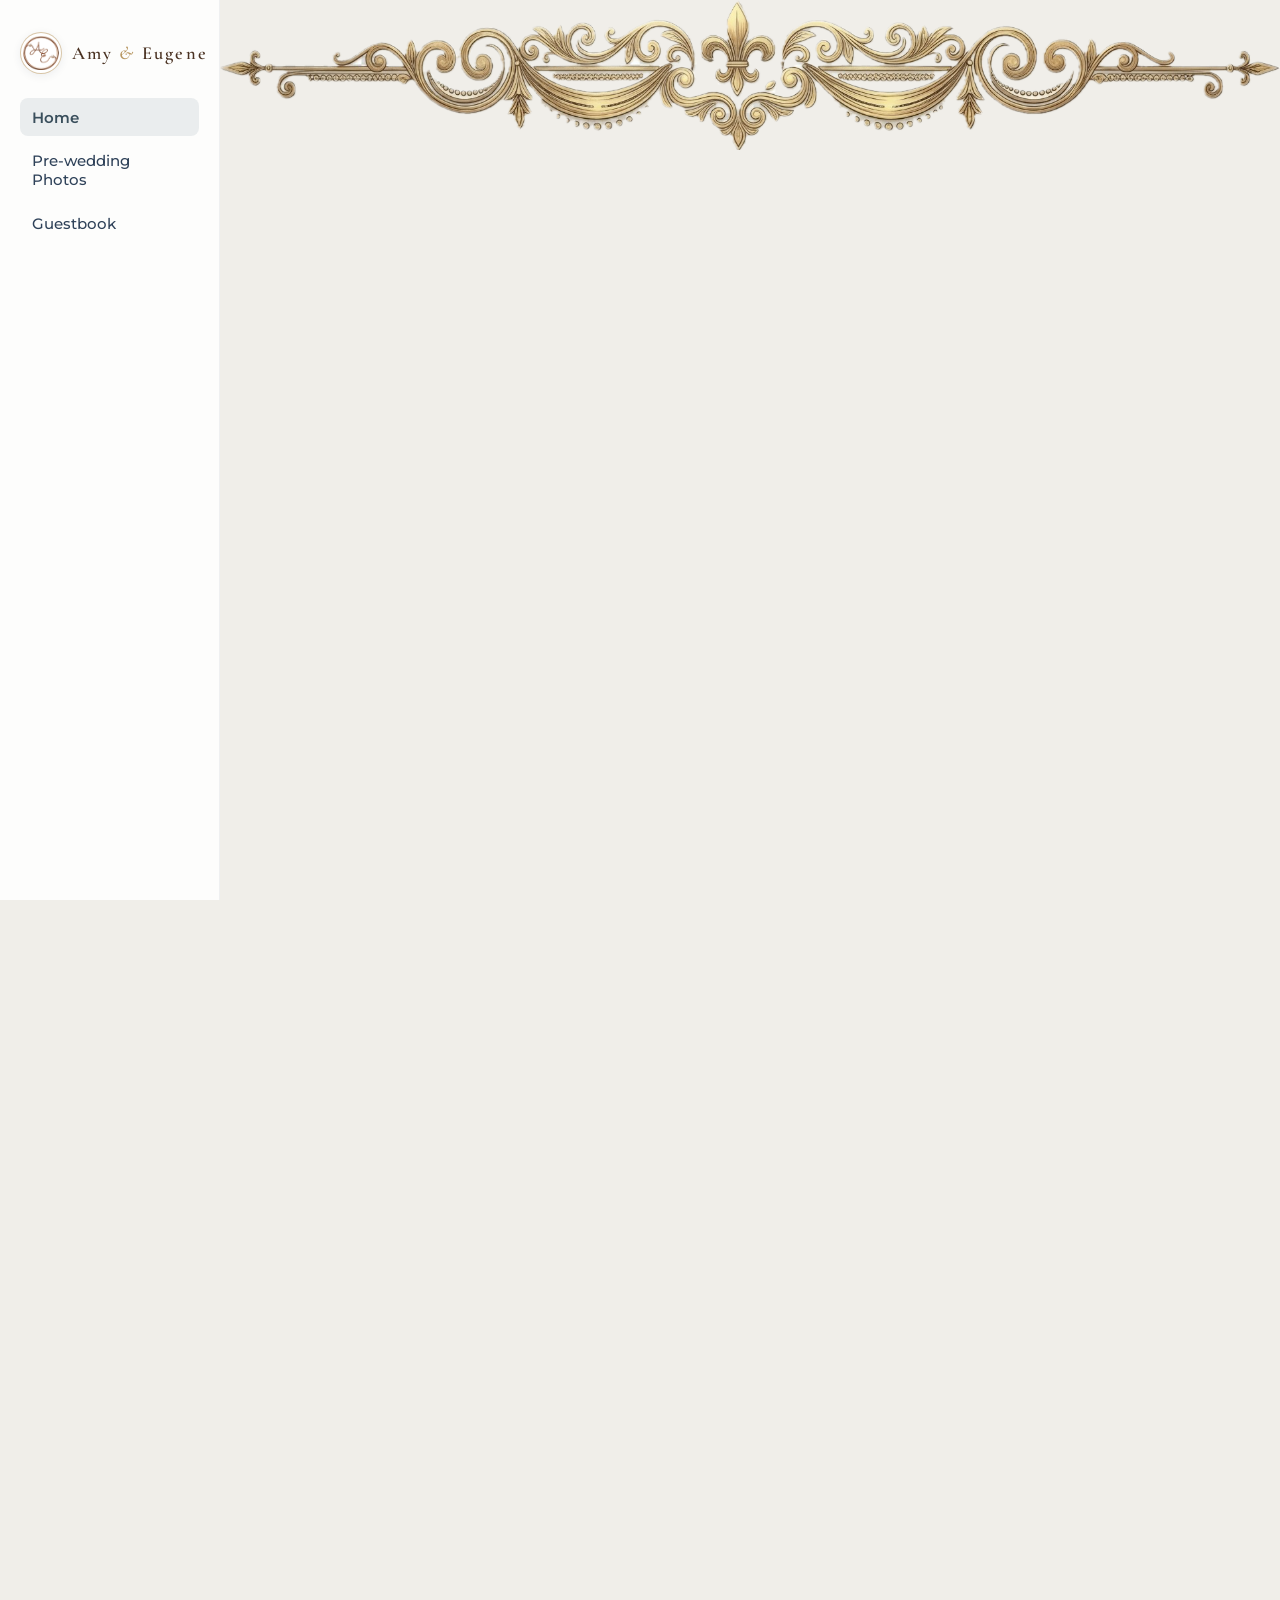
<file: index.html>
<!DOCTYPE html>
<html lang="en">
<head>
    <meta charset="UTF-8">
    <meta name="viewport" content="width=device-width, initial-scale=1.0">
    
    <meta name="robots" content="noindex, nofollow">
    
    <title>Amy & Eugene | Wedding Celebration at Hong Kong Disneyland Hotel</title>
    <link rel="stylesheet" href="assets/css/styles.css">
    <link rel="preconnect" href="https://fonts.googleapis.com">
<link rel="preconnect" href="https://fonts.gstatic.com" crossorigin>
<link href="https://fonts.googleapis.com/css2?family=Cormorant+Garamond:ital,wght@0,400;0,600;1,400&family=Montserrat:wght@400;500;600&family=Noto+Serif+TC:wght@400;600&display=swap" rel="stylesheet">
</head>
<body>
    <div class="page-layout">
        <nav class="sidebar" id="sidebar">
            <a class="sidebar-brand" href="index.html" aria-label="Amy and Eugene — Home">
                <img class="brand-mark" src="photos/transparent_logo.png" alt="">
                <span class="brand-name">Amy <span class="brand-amp">&amp;</span> Eugene</span>
            </a>
            <button class="nav-toggle" id="navToggle" aria-label="Toggle navigation menu">
                <span></span>
                <span></span>
                <span></span>
            </button>
            <ul class="sidebar-links">
                <li><a href="index.html" class="active">Home</a></li>
                <li><a href="photos.html">Pre-wedding Photos</a></li>
                <li><a href="messages.html">Guestbook</a></li>
            </ul>
        </nav>
        <div class="page-divider">
            <img src="photos/pd2_2_transparent.png" alt="Wedding moment" class="divider-image" loading="lazy">
        </div>
        <main class="main-content">
            <div class="wrapper">
                <!-- Page Divider Video -->
                <div class="page-divider">
                    <video class="divider-video" src="video/logo.mp4?v=2" poster="photos/pd2_2_transparent.png" preload="auto" autoplay loop muted playsinline aria-hidden="true"></video>
                </div>

                <div class="invitation-card">
                    <p class="tagline">Our "happily ever after" begins here...</p>

                    <p class="invite-text">
                        Amy &amp; Eugene invite you to celebrate <br> their love story and witness their wedding ceremony.
                    </p>

                    <div class="zh-details-list">
                        <div class="zh-details-item">
                            <span class="zh-details-label">Date:</span>
                            <span>Saturday, October 10, 2026</span>
                        </div>
                        <div class="zh-details-item">
                            <span class="zh-details-label">Venue:</span>
                            <a class="venue-link" href="Map for Hong Kong Disneyland Hotel and Transportation in HKDL Resort_20230107.pdf" target="_blank" rel="noopener noreferrer">Hong Kong Disneyland Hotel</a>
                        </div>
                        <div class="zh-details-item">
                            <span class="zh-details-label">Cocktail<br>Reception:</span>
                            <span>Wedding Ceremony<br>( 3:00 PM, Dreamers' Garden )</span>
                        </div>
                    </div>
                </div>

                <!-- Page Divider Image -->
                <div class="page-divider">
                    <img src="photos/pd2_2_transparent.png" alt="Wedding moment" class="divider-image" loading="lazy">
                </div>

                <div class="zh-highlights">
                    <h2 class="zh-tagline">Cocktail Reception</h2>
                    <ul class="zh-highlights-list">
                        </br>
                        <li><img class="zh-deco-icon" src="photos/IMG-20260816-WA0003.png" alt="" aria-hidden="true">Assorted Canapés<img class="zh-deco-icon" src="photos/IMG-20260816-WA0002.png" alt="" aria-hidden="true"></li>
                        <li><img class="zh-deco-icon" src="photos/IMG-20260816-WA0003.png" alt="" aria-hidden="true">Magical Moment<img class="zh-deco-icon" src="photos/IMG-20260816-WA0002.png" alt="" aria-hidden="true"></li>
                        <li><img class="zh-deco-icon" src="photos/IMG-20260816-WA0003.png" alt="" aria-hidden="true">Lucky Draw<img class="zh-deco-icon" src="photos/IMG-20260816-WA0002.png" alt="" aria-hidden="true"></li>
                    </ul>
                </div>

                <!-- Page Divider Image -->
                <div class="page-divider">
                    <img src="photos/pd2_2_transparent.png" alt="Wedding moment" class="divider-image" loading="lazy">
                </div>

                <div id="countdown" class="countdown-box" aria-live="polite">
                    <p class="countdown-label">Days until the celebration</p>
                    <p class="countdown-value"><span id="countdown-days">0</span> days</p>
                </div>

            </div>

            <div class="page-divider">
                <img src="photos/pd2_2_transparent.png" alt="Wedding moment" class="divider-image" loading="lazy">
            </div>

            <script>
                (function() {
                    // Hamburger menu toggle
                    document.addEventListener('DOMContentLoaded', function() {
                        var toggle = document.getElementById('navToggle');
                        var sidebar = document.getElementById('sidebar');
                        if (toggle && sidebar) {
                            toggle.addEventListener('click', function() {
                                sidebar.classList.toggle('nav-open');
                            });
                        }

                        // Some browsers pause autoplaying videos on their (blank)
                        // first frame until interaction. Retry playback so the
                        // divider/header videos always start.
                        document.querySelectorAll('video[autoplay]').forEach(function(v) {
                            var attempt = v.play();
                            if (attempt && attempt.catch) {
                                attempt.catch(function() { /* autoplay blocked; poster stays visible */ });
                            }
                        });
                    });
                })();
                (function() {
                    var countdownEl = document.getElementById('countdown-days');
                    var targetDate = new Date(2026, 9, 10);

                    function updateCountdown() {
                        if (!countdownEl) return;
                        var today = new Date();
                        var currentDate = new Date(today.getFullYear(), today.getMonth(), today.getDate());
                        var diff = targetDate - currentDate;
                        var days = diff > 0 ? Math.floor(diff / 86400000) : 0;
                        countdownEl.textContent = days;
                    }

                    updateCountdown();
                    setInterval(updateCountdown, 3600000);
                })();
            </script>
        </main>
    </div>

</body>
</html>
</file>
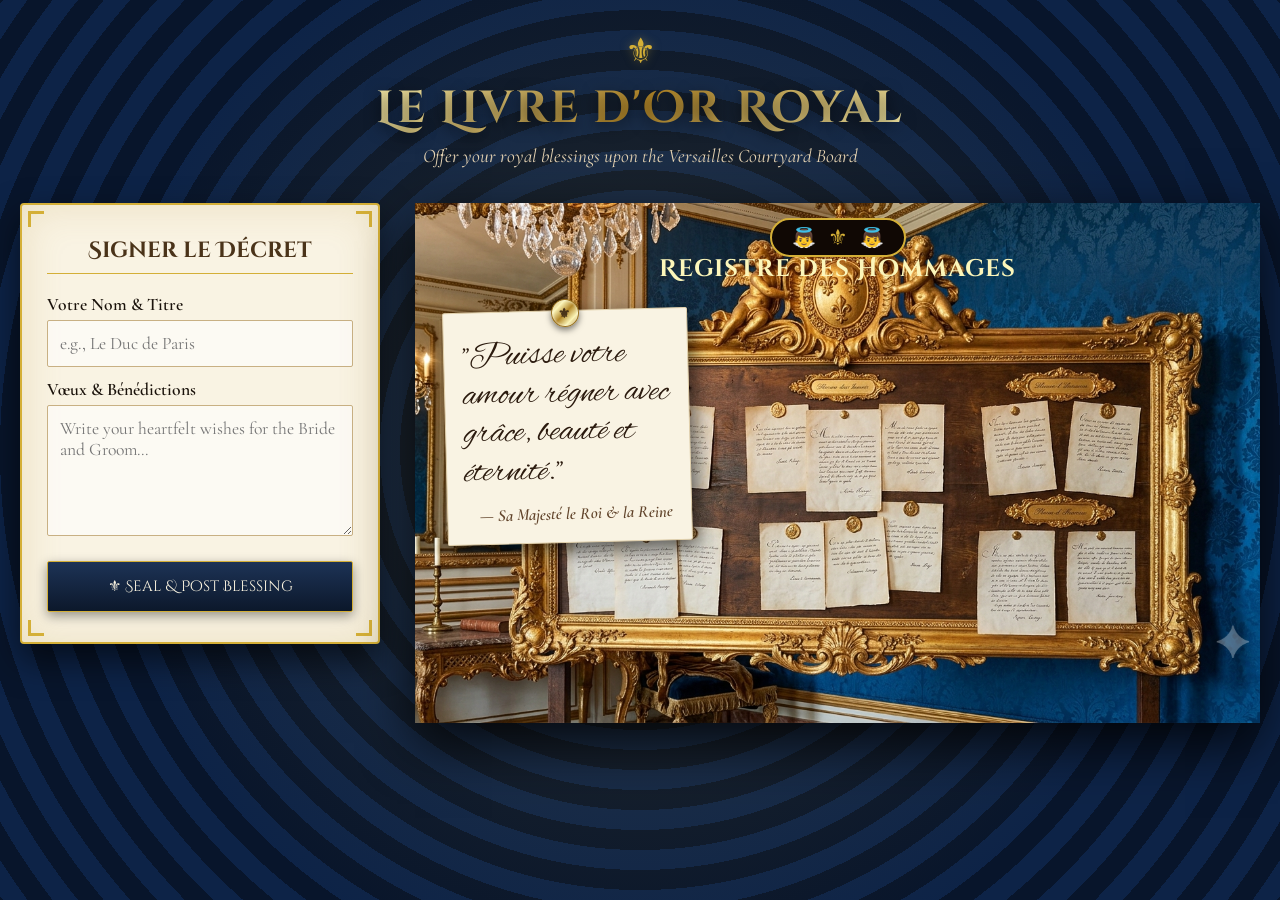
<file: guestmessages.html>
<!DOCTYPE html>
<html lang="en">
<head>
  <meta charset="UTF-8" />
  <meta name="viewport" content="width=device-width, initial-scale=1.0" />
  <title>L'Avis Royal & Livre d'Or</title>
  
  <!-- French Royal Google Fonts -->
  <link rel="preconnect" href="https://fonts.googleapis.com">
  <link rel="preconnect" href="https://fonts.gstatic.com" crossorigin>
  <link href="https://fonts.googleapis.com/css2?family=Alex+Brush&family=Cinzel+Decorative:wght@600;700&family=Cormorant+Garamond:ital,wght@0,500;1,400&display=swap" rel="stylesheet">
  
  <!-- Updated CSS Link -->
  <link rel="stylesheet" href="assets/css/guestmessages.css" />
  
  <!-- GSAP for French Royal Animation -->
  <script src="https://cdnjs.cloudflare.com/ajax/libs/gsap/3.12.2/gsap.min.js"></script>
</head>
<body>

  <div class="royal-container">
    <header class="royal-header">
      <div class="fleur-de-lis-emblem">⚜</div>
      <h1 class="title">Le Livre d'Or Royal</h1>
      <p class="subtitle">Offer your royal blessings upon the Versailles Courtyard Board</p>
    </header>

    <main class="content-grid">
      <!-- Royal Decree Form Scroll -->
      <section class="royal-scroll-form">
        <div class="gold-corner top-left"></div>
        <div class="gold-corner top-right"></div>
        <div class="gold-corner bottom-left"></div>
        <div class="gold-corner bottom-right"></div>

        <form id="guestbook-form">
          <h2>Signer le Décret</h2>
          
          <label for="guest-name">Votre Nom & Titre</label>
          <input type="text" id="guest-name" placeholder="e.g., Le Duc de Paris" required />

          <label for="guest-message">Vœux & Bénédictions</label>
          <textarea id="guest-message" rows="5" placeholder="Write your heartfelt wishes for the Bride and Groom..." required></textarea>

          <button type="submit" id="submit-btn">
            <span class="btn-symbol">⚜</span> Seal & Post Blessing
          </button>
        </form>
      </section>

      <!-- Gilded Royal Notice Board -->
      <section class="gilded-board-frame">
        <!-- Rococo Crest Header -->
        <div class="rococo-crest">
          <span class="crest-angel">👼</span>
          <span class="royal-shield">⚜</span>
          <span class="crest-angel">👼</span>
        </div>
        
        <h2 class="board-title">Registre des Hommages</h2>
        
        <div class="notice-board" id="notice-board">
          <!-- Default Pre-pinned Royal Letter -->
          <div class="parchment-note default-note">
            <div class="gold-wax-seal">⚜</div>
            <p class="message">"Puisse votre amour régner avec grâce, beauté et éternité."</p>
            <span class="author">— Sa Majesté le Roi & la Reine</span>
          </div>
        </div>
      </section>
    </main>
  </div>

  <!-- Updated JS Link -->
  <script src="assets/js/guestmessages.js"></script>
</body>
</html>
</file>
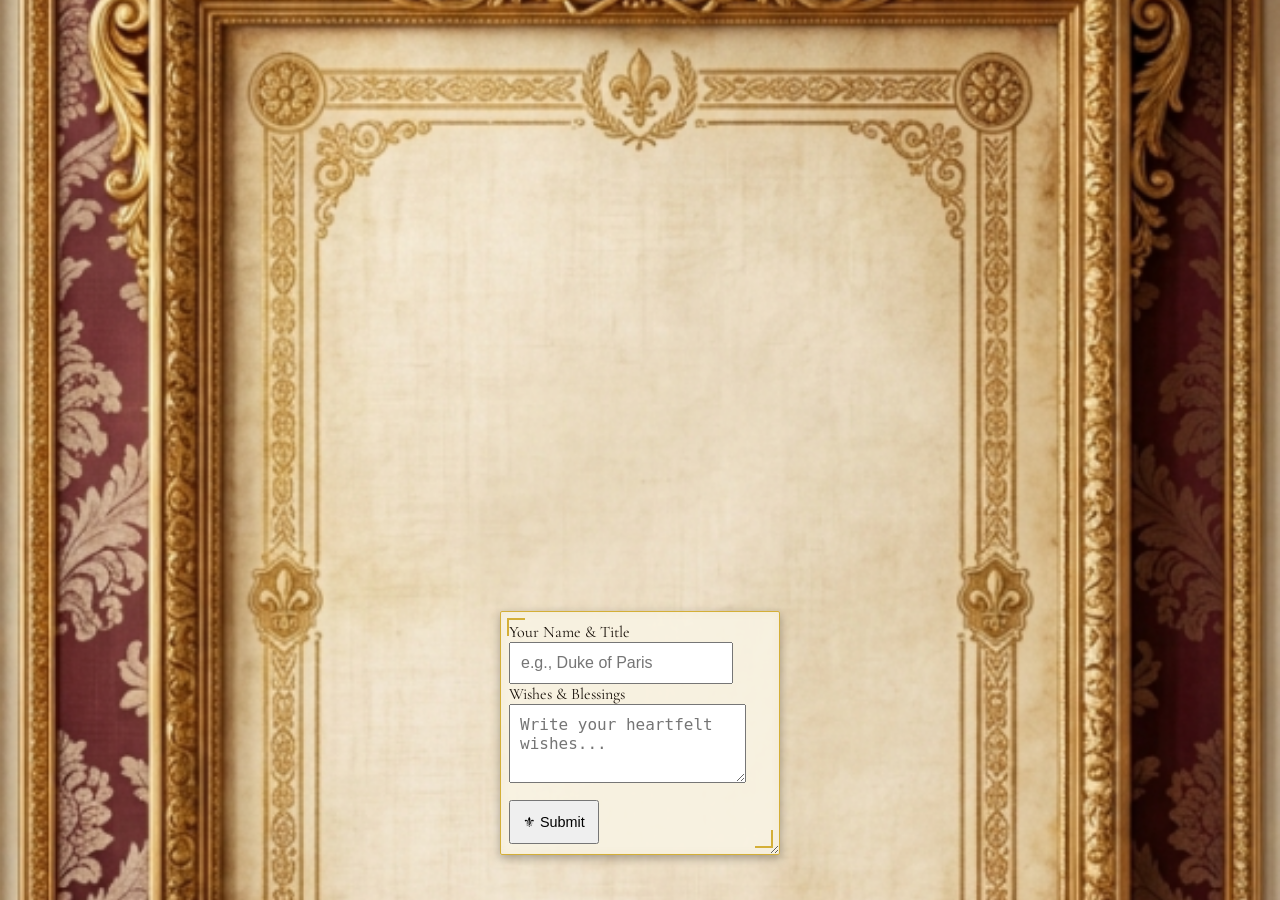
<file: guestmessagesroyale.html>
<!DOCTYPE html>
<html lang="en">
<head>
  <meta charset="UTF-8" />
  <meta name="viewport" content="width=device-width, initial-scale=1.0, maximum-scale=1.0, user-scalable=no, viewport-fit=cover" />
  <title>The Royal Golden Book - Vertical Board</title>
  
  <!-- French Royal Google Fonts -->
  <link rel="preconnect" href="https://fonts.googleapis.com">
  <link rel="preconnect" href="https://fonts.gstatic.com" crossorigin>
  <link href="https://fonts.googleapis.com/css2?family=Alex+Brush&family=Cinzel+Decorative:wght@600;700&family=Cormorant+Garamond:ital,wght@0,500;1,400&display=swap" rel="stylesheet">
  
  <!-- Mobile-Optimized CSS -->
  <link rel="stylesheet" href="assets/css/guestmessagesroyale.css" />
  
  <!-- GSAP for Royal Animation -->
  <script src="https://cdnjs.cloudflare.com/ajax/libs/gsap/3.12.2/gsap.min.js"></script>
</head>
<body>
  <div class="royal-container">
    <main class="content-wrapper">
      <!-- Vertical Board Display Section -->
      <section class="vertical-board-section">
        <div class="vertical-board-frame" id="vertical-board-frame">
          <!-- Board Image -->
          <img src="photos/vertical_board.png" alt="Vertical Board" class="board-image" />
          
          <div class="board-form-container" id="board-form-container">
            <form id="guestbook-form">
              
              <label for="guest-name">Your Name & Title</label>
              <input type="text" id="guest-name" placeholder="e.g., Duke of Paris" required />

              <label for="guest-message">Wishes & Blessings</label>
              <textarea id="guest-message" rows="3" placeholder="Write your heartfelt wishes..." required></textarea>

              <button type="submit" id="submit-btn">
                <span class="btn-symbol">⚜</span> Submit
              </button>
            </form>
          </div>

          <!-- Message Grid Area -->
          <div class="message-grid-area" id="message-grid-area">
            <div class="message-grid" id="message-grid">
              <!-- Messages will be added here dynamically -->
            </div>
          </div>
        </div>
      </section>
    </main>
  </div>

  <!-- New Royal Board Logic -->
  <script src="assets/js/guestmessagesroyale.js"></script>
</body>
</html>
</file>
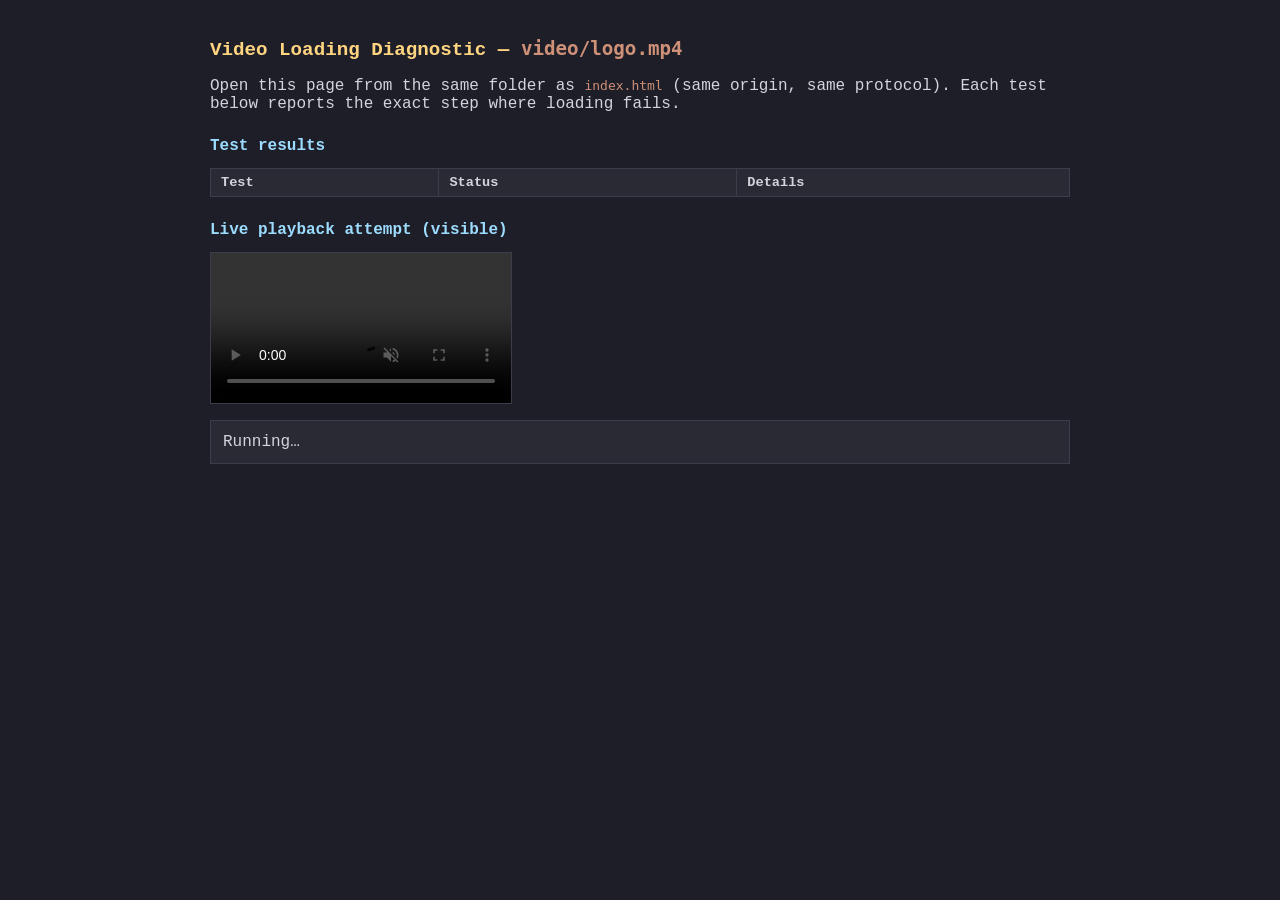
<file: test-video.html>
<!DOCTYPE html>
<html lang="en">
<head>
<meta charset="UTF-8">
<meta name="viewport" content="width=device-width, initial-scale=1.0">
<title>Video Loading Diagnostic — video/logo.mp4</title>
<style>
  body { font-family: Consolas, 'Courier New', monospace; background: #1e1e28; color: #d4d4dc; padding: 1.5rem; max-width: 860px; margin: 0 auto; }
  h1 { font-size: 1.2rem; color: #ffd580; }
  h2 { font-size: 1rem; color: #9cdcfe; margin-top: 1.5rem; }
  table { border-collapse: collapse; width: 100%; font-size: 0.85rem; }
  td, th { border: 1px solid #3c3c4a; padding: 6px 10px; text-align: left; vertical-align: top; }
  th { background: #2a2a35; }
  .PASS { color: #4ec96e; font-weight: bold; }
  .FAIL { color: #ff6b6b; font-weight: bold; }
  .WARN { color: #ffd580; font-weight: bold; }
  .PENDING { color: #8888a0; }
  .SKIP { color: #8888a0; }
  video { max-width: 320px; border: 1px solid #3c3c4a; display: block; margin-top: 0.5rem; }
  code { color: #ce9178; }
  #summary { margin-top: 1rem; padding: 0.75rem; border: 1px solid #3c3c4a; background: #2a2a35; white-space: pre-wrap; }
</style>
</head>
<body>
<h1>Video Loading Diagnostic — <code>video/logo.mp4</code></h1>
<p>Open this page from the same folder as <code>index.html</code> (same origin, same protocol).
Each test below reports the exact step where loading fails.</p>

<h2>Test results</h2>
<table id="results">
  <tr><th>Test</th><th>Status</th><th>Details</th></tr>
</table>

<h2>Live playback attempt (visible)</h2>
<video id="testVideo" src="video/logo.mp4" muted playsinline controls></video>

<div id="summary">Running…</div>

<script>
(function () {
  'use strict';

  var SRC = 'video/logo.mp4';
  var table = document.getElementById('results');
  var summary = document.getElementById('summary');
  var lines = [];

  function row(name, status, details) {
    var tr = document.createElement('tr');
    var td1 = document.createElement('td'); td1.textContent = name;
    var td2 = document.createElement('td'); td2.textContent = status; td2.className = status;
    var td3 = document.createElement('td'); td3.textContent = details || '';
    tr.appendChild(td1); tr.appendChild(td2); tr.appendChild(td3);
    table.appendChild(tr);
    lines.push('[' + status + '] ' + name + (details ? ' — ' + details : ''));
    console.log('[' + status + '] ' + name, details || '');
  }

  function updateSummary() {
    summary.textContent = lines.join('\n');
  }

  // ---- Test 1: Is the file reachable over HTTP/file? -----------------------
  fetch(SRC, { cache: 'no-store' })
    .then(function (res) {
      var ok = res.ok;
      row('T1 fetch() file reachable', ok ? 'PASS' : 'FAIL',
          'HTTP ' + res.status + ' ' + res.statusText +
          ' | type: ' + res.headers.get('content-type') +
          ' | length: ' + res.headers.get('content-length') +
          ' | url: ' + res.url);
      return ok ? res.arrayBuffer() : null;
    })
    .then(function (buf) {
      if (!buf) {
        row('T2 MP4 header check', 'SKIP', 'file not fetched');
        row('T3 codec in container', 'SKIP', 'file not fetched');
        runElementTests();
        return;
      }
      // ---- Test 2: First bytes are a valid ftyp MP4 header -----------------
      var bytes = new Uint8Array(buf, 0, Math.min(12, buf.byteLength));
      var magic = '';
      for (var i = 4; i < bytes.length; i++) magic += String.fromCharCode(bytes[i]);
      row('T2 MP4 header check', magic.indexOf('ftyp') === 0 ? 'PASS' : 'FAIL',
          'first bytes: ' + magic + ' | size: ' + buf.byteLength + ' bytes');

      // ---- Test 3: Codec present in the container --------------------------
      var head = new Uint8Array(buf, 0, Math.min(8192, buf.byteLength));
      var s = '';
      for (var j = 0; j < head.length; j++) s += String.fromCharCode(head[j]);
      var codec = s.indexOf('avc1') >= 0 || s.indexOf('avc3') >= 0 ? 'H.264 (avc1/avc3)'
                : s.indexOf('hvc1') >= 0 || s.indexOf('hev1') >= 0 ? 'H.265/HEVC (hvc1/hev1) — unsupported in many browsers!'
                : 'unknown';
      row('T3 codec in container', codec.indexOf('H.264') === 0 ? 'PASS' : 'WARN', codec);
      runElementTests();
    })
    .catch(function (err) {
      row('T1 fetch() file reachable', 'FAIL',
          err.name + ': ' + err.message +
          ' → the server/path cannot serve the file at all (check folder name, deployment, or serve via a local server instead of file://)');
      row('T2 MP4 header check', 'SKIP', 'file not fetched');
      row('T3 codec in container', 'SKIP', 'file not fetched');
      runElementTests();
    });

  // ---- Tests 4-6: real <video> element lifecycle ---------------------------
  function runElementTests() {
    var v = document.getElementById('testVideo');
    var t4done = false, t5done = false, t6done = false;

    var timeout = setTimeout(function () {
      if (!t4done) row('T4 metadata loaded (loadedmetadata)', 'FAIL',
          'timeout after 10s | networkState=' + v.networkState + ' readyState=' + v.readyState +
          ' | networkState 3 = NETWORK_NO_SOURCE (path/404 problem)');
      if (!t5done) row('T5 first frame decoded (loadeddata)', 'FAIL', 'timeout');
      if (!t6done) row('T6 play() starts playback', 'FAIL', 'timeout');
      updateSummary();
    }, 10000);

    v.addEventListener('loadedmetadata', function () {
      t4done = true;
      row('T4 metadata loaded (loadedmetadata)', 'PASS',
          v.videoWidth + 'x' + v.videoHeight + 'px, ' + v.duration.toFixed(2) + 's');
      updateSummary();
    });
    v.addEventListener('loadeddata', function () {
      t5done = true;
      row('T5 first frame decoded (loadeddata)', 'PASS', 'first frame available');
      updateSummary();
    });
    v.addEventListener('canplay', function () {
      if (t6done) return;
      var p = v.play();
      if (p && p.catch) {
        p.then(function () {
          t6done = true;
          row('T6 play() starts playback', 'PASS', 'video is playing');
          clearTimeout(timeout);
          updateSummary();
        }).catch(function (err) {
          t6done = true;
          row('T6 play() starts playback', 'FAIL',
              err.name + ': ' + err.message + ' → autoplay blocked; press play on the video above to confirm it works after user interaction');
          clearTimeout(timeout);
          updateSummary();
        });
      }
    });
    v.addEventListener('error', function () {
      var codes = { 1: 'MEDIA_ERR_ABORTED', 2: 'MEDIA_ERR_NETWORK (download failed mid-stream)',
                    3: 'MEDIA_ERR_DECODE (file downloaded but cannot be decoded)',
                    4: 'MEDIA_ERR_SRC_NOT_SUPPORTED (file not found or format unsupported)' };
      var e = v.error;
      row('T4 metadata loaded (loadedmetadata)', t4done ? 'PASS' : 'FAIL',
          t4done ? 'ok' : (e ? codes[e.code] : 'unknown error'));
      row('T5 first frame decoded (loadeddata)', 'FAIL', 'error event fired');
      clearTimeout(timeout);
      updateSummary();
    });

    row('T4 metadata loaded (loadedmetadata)', 'PENDING', 'loading…');
    v.load();
  }

</script>
</body>
</html>
</file>
<file: assets/css/styles.css>
/*
 * Amy & Eugene Wedding — Styles
 * Main entry point — imports all partial CSS files
 */
@import url('base.css');
@import url('layout.css');
@import url('components.css');
@import url('responsive-pages.css');
</file>
<file: assets/css/guestmessages.css>
:root {
  --royal-blue: #0b1d3a;
  --gold-primary: #d4af37;
  --gold-gradient: linear-gradient(135deg, #bf953f, #fcf6ba, #b38728, #fbf5b7, #aa771c);
  --parchment-bg: #f9f3e3;
  --parchment-border: #e2d1ad;
  --ink-color: #1a120b;
  --wood-dark: #23120b;
  --wood-light: #3a2014;
}

* {
  box-sizing: border-box;
  margin: 0;
  padding: 0;
}

body {
  font-family: 'Cormorant Garamond', serif;
  background-color: var(--royal-blue);
  /* Royal Damask Wall Pattern Overlay */
  background-image: 
    radial-gradient(circle, rgba(212, 175, 55, 0.15) 0%, transparent 70%),
    repeating-radial-gradient(circle at 50% 50%, #0d2347 0, #0d2347 20px, #08152b 20px, #08152b 40px);
  color: var(--ink-color);
  min-height: 100vh;
  padding: 30px 20px;
}

.royal-container {
  max-width: 1280px;
  margin: 0 auto;
}

/* Header Aesthetics */
.royal-header {
  text-align: center;
  margin-bottom: 35px;
}

.fleur-de-lis-emblem {
  font-size: 2.2rem;
  color: var(--gold-primary);
  text-shadow: 0 0 10px rgba(212, 175, 55, 0.5);
  margin-bottom: 5px;
}

.title {
  font-family: 'Cinzel Decorative', serif;
  font-size: 2.8rem;
  background: var(--gold-gradient);
  -webkit-background-clip: text;
  -webkit-text-fill-color: transparent;
  text-shadow: 0 4px 15px rgba(0, 0, 0, 0.6);
  letter-spacing: 2px;
}

.subtitle {
  font-size: 1.2rem;
  margin-top: 5px;
  color: #e5d3b3;
  font-style: italic;
}

/* Layout Grid */
.content-grid {
  display: grid;
  grid-template-columns: 360px 1fr;
  gap: 35px;
}

@media (max-width: 900px) {
  .content-grid {
    grid-template-columns: 1fr;
  }
}

/* Royal Scroll Form */
.royal-scroll-form {
  position: relative;
  background: var(--parchment-bg);
  border: 2px solid var(--gold-primary);
  border-radius: 4px;
  padding: 30px 25px;
  box-shadow: 0 15px 35px rgba(0,0,0,0.6), inset 0 0 40px rgba(181, 144, 52, 0.2);
  height: fit-content;
}

.gold-corner {
  position: absolute;
  width: 16px;
  height: 16px;
  border: 3px solid var(--gold-primary);
}

.top-left { top: 6px; left: 6px; border-right: none; border-bottom: none; }
.top-right { top: 6px; right: 6px; border-left: none; border-bottom: none; }
.bottom-left { bottom: 6px; left: 6px; border-right: none; border-top: none; }
.bottom-right { bottom: 6px; right: 6px; border-left: none; border-top: none; }

.royal-scroll-form h2 {
  font-family: 'Cinzel Decorative', serif;
  font-size: 1.4rem;
  margin-bottom: 20px;
  text-align: center;
  color: #4a3319;
  border-bottom: 1px solid var(--gold-primary);
  padding-bottom: 8px;
}

form label {
  display: block;
  margin: 12px 0 5px;
  font-weight: 600;
  font-size: 1.1rem;
}

form input, form textarea {
  width: 100%;
  padding: 12px;
  font-family: 'Cormorant Garamond', serif;
  font-size: 1.1rem;
  background: rgba(255, 255, 255, 0.6);
  border: 1px solid #c8b083;
  border-radius: 2px;
  color: var(--ink-color);
  outline: none;
}

form input:focus, form textarea:focus {
  background: #ffffff;
  border-color: var(--gold-primary);
  box-shadow: 0 0 8px rgba(212, 175, 55, 0.4);
}

button {
  width: 100%;
  margin-top: 20px;
  padding: 14px;
  font-family: 'Cinzel Decorative', serif;
  font-size: 0.95rem;
  background: linear-gradient(180deg, #1d3356 0%, #0c182b 100%);
  color: #fdf6e2;
  border: 1px solid var(--gold-primary);
  border-radius: 2px;
  cursor: pointer;
  transition: all 0.3s ease;
  box-shadow: 0 4px 12px rgba(0,0,0,0.4);
}

button:hover {
  background: linear-gradient(180deg, #2a4878 0%, #13243f 100%);
  border-color: #fff;
  transform: translateY(-2px);
  box-shadow: 0 6px 18px rgba(212, 175, 55, 0.3);
}

/* Ornate Gilded Notice Board */
.gilded-board-frame {
  position: relative;
  background: url("../../photos/royal-board-bg.png") center/cover no-repeat;
  padding: 50px 30px 30px;
  min-height: 520px;
  box-shadow: 0 20px 50px rgba(0,0,0,0.8);
}

.rococo-crest {
  position: absolute;
  top: 15px;
  left: 50%;
  transform: translateX(-50%);
  background: #100804;
  padding: 4px 20px;
  border: 2px solid var(--gold-primary);
  border-radius: 30px;
  display: flex;
  gap: 12px;
  align-items: center;
}

.royal-shield {
  font-size: 1.4rem;
  color: var(--gold-primary);
}

.crest-angel {
  font-size: 1.2rem;
}

.board-title {
  color: #fcf6ba;
  text-align: center;
  font-family: 'Cinzel Decorative', serif;
  font-size: 1.5rem;
  margin-bottom: 25px;
  letter-spacing: 1px;
}

.notice-board {
  display: grid;
  grid-template-columns: repeat(auto-fill, minmax(230px, 1fr));
  gap: 25px;
  align-items: start;
}

/* French Parchment Letter Notes */
.parchment-note {
  position: relative;
  background: var(--parchment-bg);
  padding: 25px 18px 18px;
  border-radius: 2px;
  box-shadow: 5px 8px 20px rgba(0,0,0,0.6);
  border: 1px solid var(--parchment-border);
  transform: rotate(-1.5deg);
}

.parchment-note .message {
  font-family: 'Alex Brush', cursive;
  font-size: 2.2rem;
  line-height: 1.1;
  color: #2b1a0e;
  word-wrap: break-word;
}

.parchment-note .author {
  display: block;
  margin-top: 12px;
  text-align: right;
  font-family: 'Cormorant Garamond', serif;
  font-size: 1.05rem;
  font-weight: 600;
  font-style: italic;
  color: #61442b;
}

/* Royal Gold Wax Seal */
.gold-wax-seal {
  position: absolute;
  top: -12px;
  left: 50%;
  transform: translateX(-50%);
  width: 28px;
  height: 28px;
  background: var(--gold-gradient);
  border-radius: 50%;
  display: flex;
  align-items: center;
  justify-content: center;
  font-size: 0.85rem;
  color: #4a3319;
  font-weight: bold;
  box-shadow: 0 3px 6px rgba(0,0,0,0.5), inset 0 0 3px rgba(255,255,255,0.8);
  border: 1px solid #997322;
}
</file>
<file: assets/css/guestmessagesroyale.css>
:root {
  --royal-blue: #0b1d3a;
  --gold-primary: #d4af37;
  --gold-gradient: linear-gradient(135deg, #bf953f, #fcf6ba, #b38728, #fbf5b7, #aa771c);
  --parchment-bg: #f9f3e3;
  --parchment-border: #e2d1ad;
  --ink-color: #1a120b;
  --wood-dark: #23120b;
  --wood-light: #3a2014;
  --board-accent: #8b5a2b;
}

* {
  box-sizing: border-box;
  margin: 0;
  padding: 0;
  -webkit-tap-highlight-color: transparent;
}

html {
  height: 100%;
  overflow-x: hidden;
}

body {
  font-family: 'Cormorant Garamond', serif;
  background-color: var(--royal-blue);
  color: var(--ink-color);
  min-height: 100vh;
  min-height: 100dvh;
  margin: 0;
  padding: 0;
  overflow-x: hidden;
}

.royal-container {
  max-width: 100%;
  margin: 0 auto;
  width: 100%;
}

/* Content Wrapper - Mobile First */
.content-wrapper {
  display: flex;
  flex-direction: column;
  width: 100%;
  height: 100vh;
  height: 100dvh;
  position: relative;
}

/* Vertical Board Section - Mobile Optimized */
.vertical-board-section {
  width: 100%;
  position: relative;
}

.vertical-board-frame {
  position: fixed;
  top: 0;
  left: 0;
  width: 100%;
  height: 100vh;
  height: 100dvh;
  box-shadow: 0 15px 40px rgba(0,0,0,0.8);
  border-radius: 0;
  overflow: visible;
  display: block;
}

.board-image {
  position: absolute;
  top: 0;
  left: 0;
  width: 100%;
  height: 100%;
  object-fit: cover;
  object-position: center center;
  z-index: 1;
  pointer-events: none;
}

.board-header {
  display: flex;
  align-items: center;
  justify-content: center;
  gap: 12px;
  padding: 10px 15px;
  background: linear-gradient(180deg, rgba(11, 29, 58, 0.8) 0%, rgba(11, 29, 58, 0.4) 100%);
  border-bottom: 2px solid var(--gold-primary);
  flex-wrap: wrap;
  margin-bottom: 10px;
  border-radius: 4px;
  position: absolute;
  top: 0;
  left: 0;
  right: 0;
  z-index: 10;
}

.royal-shield {
  font-size: clamp(1rem, 4vw, 1.4rem);
  color: var(--gold-primary);
  text-shadow: 0 0 8px rgba(212, 175, 55, 0.6);
}

.board-title {
  color: #fcf6ba;
  text-align: center;
  font-family: 'Cinzel Decorative', serif;
  font-size: clamp(1rem, 4vw, 1.5rem);
  letter-spacing: 1px;
  flex: 1;
  min-width: 200px;
}

/* Form overlay within board - auto-resizing based on content */
.board-form-container {
  position: absolute;
  bottom: 5%;
  left: 50%;
  transform: translateX(-50%);
  background: rgba(249, 243, 227, 0.92);
  border: 1px solid var(--gold-primary);
  border-radius: 2px;
  padding: 10px 8px;
  box-shadow: 0 3px 10px rgba(0,0,0,0.3), inset 0 0 10px rgba(181, 144, 52, 0.06);
  z-index: 100;
  min-width: 200px;
  max-width: 280px;
  width: auto;
  cursor: move;
  user-select: none;
  resize: both;
  overflow: auto;
}


.board-form-container::before,
.board-form-container::after {
  content: '';
  position: absolute;
  width: 16px;
  height: 16px;
  border: 2px solid var(--gold-primary);
}

.board-form-container::before {
  top: 6px;
  left: 6px;
  border-right: none;
  border-bottom: none;
}

.board-form-container::after {
  bottom: 6px;
  right: 6px;
  border-left: none;
  border-top: none;
}

.board-form-container h2 {
  font-family: 'Cinzel Decorative', serif;
  font-size: clamp(1rem, 3.5vw, 1.3rem);
  margin-bottom: 15px;
  text-align: center;
  color: #4a3319;
  border-bottom: 1px solid var(--gold-primary);
  padding-bottom: 8px;
}

.board-form-container form label {
  margin: 10px 0 4px;
  font-size: clamp(0.85rem, 3vw, 1rem);
}

.board-form-container form input,
.board-form-container form textarea {
  padding: 10px;
  font-size: clamp(0.9rem, 3vw, 1rem);
}

.board-form-container form textarea {
  min-height: 60px;
}

.board-form-container button {
  margin-top: 12px;
  padding: 12px;
  font-size: clamp(0.8rem, 2.5vw, 0.9rem);
}

/* Message Grid Area - positioned at red box area within golden frame */
.message-grid-area {
  position: absolute;
  top: 22%;
  left: 50%;
  transform: translateX(-50%);
  width: 85%;
  max-width: 90%;
  height: 45%;
  overflow-y: auto;
  overflow-x: hidden;
  padding: 15px 10px;
  z-index: 5;
  -webkit-overflow-scrolling: touch;
  display: grid;
  grid-template-columns: 1fr 1fr;
  grid-auto-rows: auto;
  gap: 10px;
  align-content: start;
}

.message-grid {
  display: contents;
}

/* Board Message Styling - Grid Items */
.board-message {
  display: flex;
  flex-direction: column;
  align-items: center;
  justify-content: center;
  background: rgba(249, 243, 227, 0.95);
  padding: 12px 15px;
  border-radius: 4px;
  box-shadow: 3px 5px 15px rgba(0,0,0,0.5);
  border: 1px solid var(--parchment-border);
  width: 100%;
  max-width: 100%;
  text-align: center;
  position: relative;
  transform: rotate(-1deg);
  transition: all 0.3s ease;
  cursor: pointer;
  box-sizing: border-box;
}

.board-message:hover {
  transform: rotate(0deg) scale(1.05);
  z-index: 50;
  box-shadow: 5px 8px 25px rgba(0,0,0,0.7);
}

.board-message:focus {
  transform: rotate(0deg) scale(1.1);
  z-index: 100;
  box-shadow: 8px 12px 35px rgba(0,0,0,0.8);
  outline: none;
}

.board-message.expanded {
  transform: rotate(0deg) scale(1.15);
  z-index: 1000;
  box-shadow: 10px 15px 40px rgba(0,0,0,0.9);
  max-width: 400px;
  padding: 20px 25px;
}

.board-message.default-message {
  background: rgba(249, 243, 227, 0.98);
  border: 2px solid var(--gold-primary);
  box-shadow: 0 0 20px rgba(212, 175, 55, 0.4);
}

.message-text {
  font-family: 'Alex Brush', cursive;
  font-size: clamp(1.1rem, 3.5vw, 1.4rem);
  line-height: 1.2;
  color: #2b1a0e;
  word-wrap: break-word;
  display: block;
}

.message-author {
  display: block;
  margin-top: 8px;
  font-family: 'Cormorant Garamond', serif;
  font-size: clamp(0.85rem, 2.5vw, 1rem);
  font-weight: 600;
  font-style: italic;
  color: #61442b;
  border-top: 1px solid var(--parchment-border);
  padding-top: 6px;
  width: 100%;
}

/* Gold Wax Seal for board messages */
.board-message::before {
  content: '⚜';
  position: absolute;
  top: -10px;
  left: 50%;
  transform: translateX(-50%);
  width: 24px;
  height: 24px;
  background: var(--gold-gradient);
  border-radius: 50%;
  display: flex;
  align-items: center;
  justify-content: center;
  font-size: 0.75rem;
  color: #4a3319;
  font-weight: bold;
  box-shadow: 0 2px 5px rgba(0,0,0,0.5), inset 0 0 3px rgba(255,255,255,0.8);
  border: 1px solid #997322;
  z-index: 5;
}

/* Mobile Optimizations - keep board image fully visible */
@media (max-width: 768px) {
  body {
    padding: 10px 8px;
    padding: max(10px, env(safe-area-inset-top)) max(8px, env(safe-area-inset-right)) max(10px, env(safe-area-inset-bottom)) max(8px, env(safe-area-inset-left));
  }

  .royal-header {
    margin-bottom: 15px;
  }

  .content-wrapper {
    gap: 15px;
  }

  .vertical-board-frame {
    min-height: 800px;
    border-radius: 4px;
  }

  .board-header {
    padding: 8px 10px;
    gap: 6px;
  }

  .board-title {
    font-size: 0.9rem;
    min-width: 150px;
  }

  .message-scroll-area {
    top: 58%;
    padding: 10px;
  }

  .message-track {
    gap: 10px;
  }

  .board-message {
    padding: 10px 12px;
    min-width: 140px;
    max-width: 200px;
  }

  .board-form-container {
    bottom: 5%;
    max-width: 75%;
    width: 200px;
    padding: 8px 6px;
  }
}

@media (max-width: 480px) {
  .royal-header {
    margin-bottom: 12px;
  }

  .title {
    font-size: 1.3rem;
  }

  .subtitle {
    font-size: 0.8rem;
  }

  .vertical-board-frame {
    min-height: 650px;
  }

  .board-header {
    padding: 6px 8px;
  }

  .board-form-container {
    bottom: 5%;
    max-width: 80%;
    width: 180px;
    padding: 6px 5px;
  }

  .board-form-container h2 {
    font-size: 0.95rem;
    margin-bottom: 10px;
  }

  .board-form-container form label {
    font-size: 0.75rem;
    margin: 6px 0 2px;
  }

  .board-form-container form input,
  .board-form-container form textarea {
    padding: 6px;
    font-size: 0.8rem;
  }

  .board-form-container form textarea {
    min-height: 40px;
  }

  .board-form-container button {
    padding: 8px;
    font-size: 0.75rem;
    margin-top: 8px;
  }

  .board-message {
    padding: 8px 10px;
    min-width: 120px;
    max-width: 160px;
  }

  .message-text {
    font-size: 0.95rem;
  }

  .message-author {
    font-size: 0.75rem;
  }
}

/* Landscape mobile optimization */
@media (max-height: 500px) and (orientation: landscape) {
  .royal-header {
    margin-bottom: 15px;
  }

  .title {
    font-size: 1.4rem;
  }

  .subtitle {
    font-size: 0.85rem;
    margin-top: 4px;
  }

  .content-wrapper {
    gap: 15px;
  }

  .vertical-board-frame {
    min-height: 200px;
  }

  .board-header {
    padding: 10px;
  }

  .message-scroll-area {
    padding: 10px;
  }
}

/* iPhone Safari specific fixes */
@supports (-webkit-touch-callout: none) {
  .vertical-board-frame {
    min-height: 350px;
  }

  button {
    padding: 18px 16px;
  }
}

/* Android Chrome specific fixes */
@media screen and (max-width: 768px) {
  .message-scroll-area {
    scroll-behavior: smooth;
  }
}
</file>
